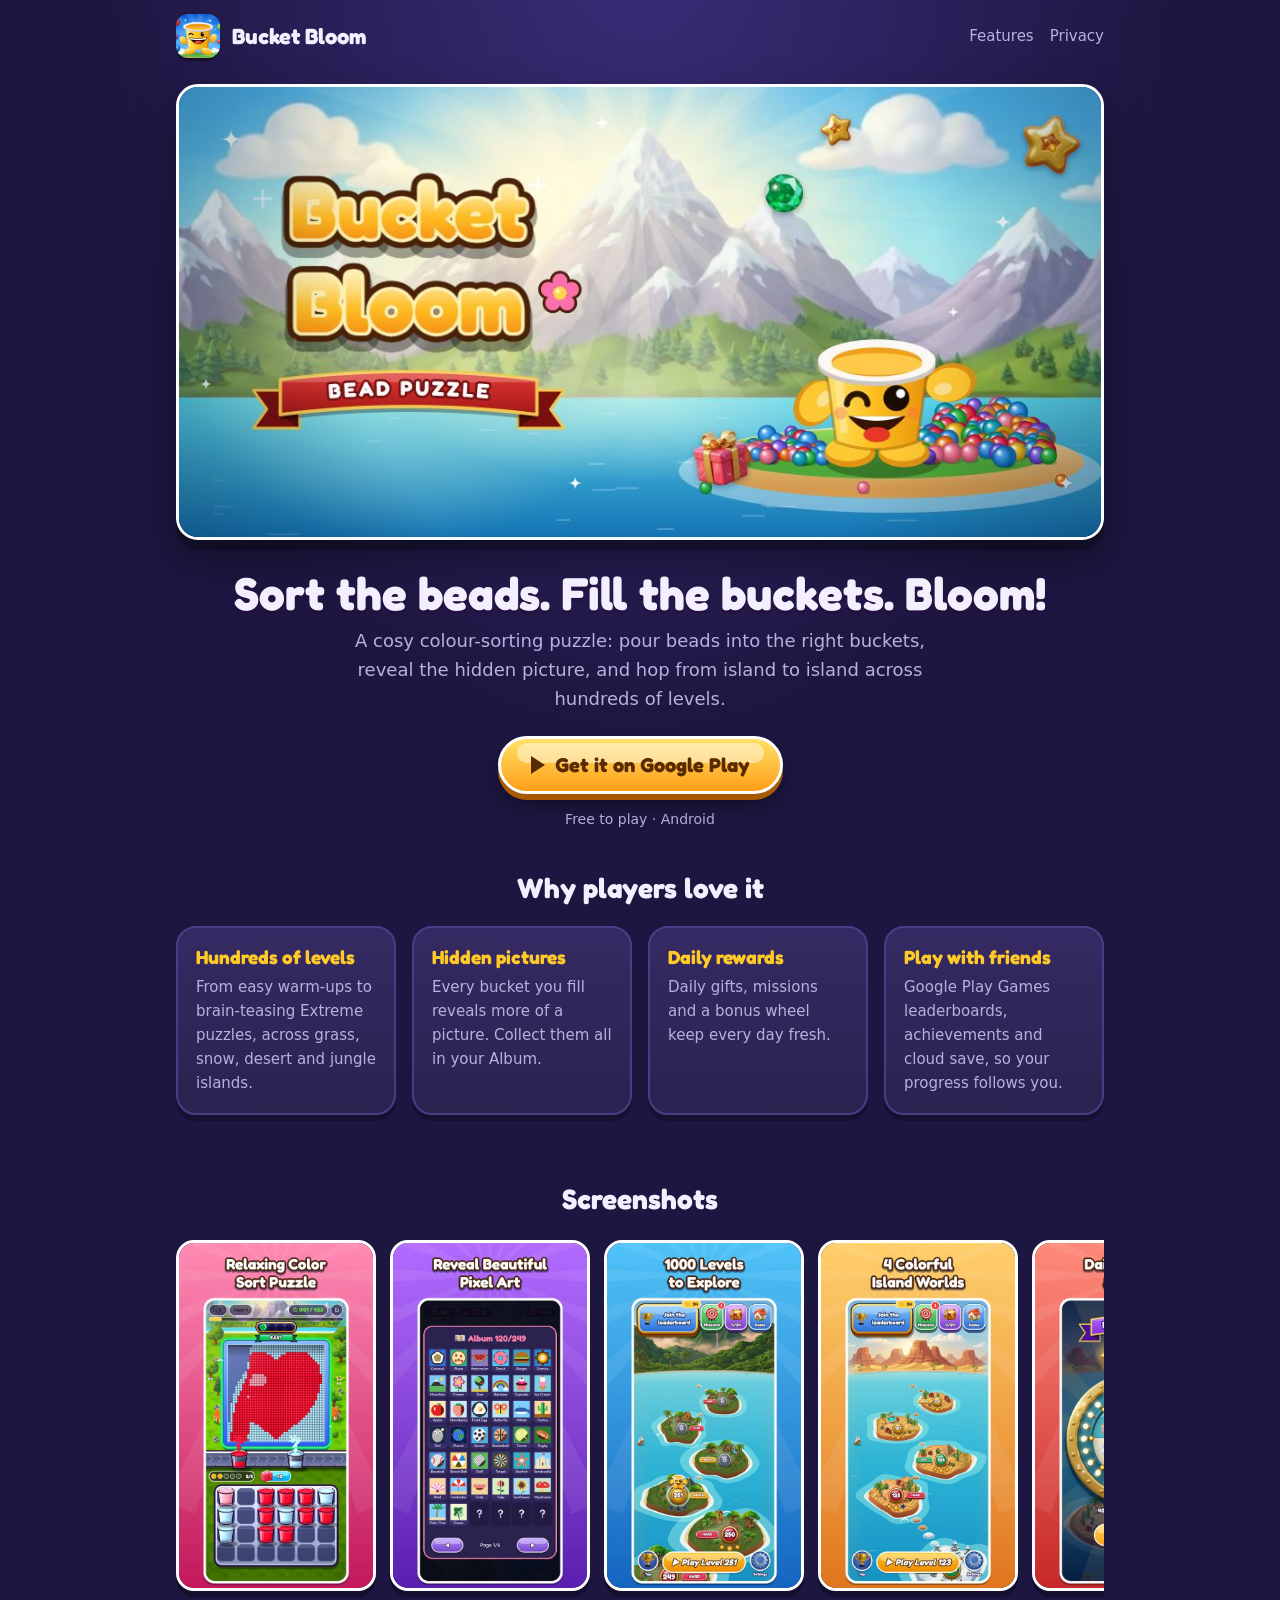
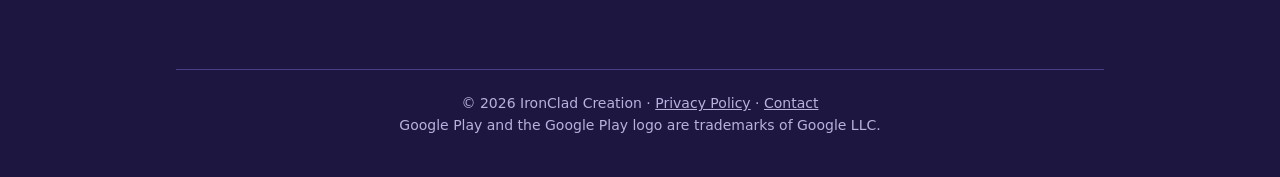
<file: index.html>
<!doctype html>
<html lang="en">
<head>
<meta charset="utf-8">
<meta name="viewport" content="width=device-width,initial-scale=1">
<title>Bucket Bloom: Bead Sort Puzzle</title>
<meta name="description" content="Bucket Bloom is a relaxing bead sort puzzle: fill colourful buckets, reveal hidden pictures and travel an island road map. Free on Google Play.">
<meta property="og:title" content="Bucket Bloom: Bead Sort Puzzle">
<meta property="og:description" content="Fill colourful buckets, reveal hidden pictures and travel the island road map. Free on Google Play.">
<meta property="og:image" content="img/banner.jpg">
<link rel="icon" href="img/icon.png">
<link rel="preconnect" href="https://fonts.googleapis.com">
<link href="https://fonts.googleapis.com/css2?family=Fredoka:wght@600;700&display=swap" rel="stylesheet">
<link rel="stylesheet" href="style.css">
</head>
<body>
<div class="wrap">
<header class="top">
  <img src="img/icon.png" alt="Bucket Bloom icon">
  <span class="brand">Bucket Bloom</span>
  <nav><a href="#features">Features</a><a href="privacy.html">Privacy</a></nav>
</header>

<div class="hero">
  <img class="banner" src="img/banner.jpg" alt="Bucket Bloom – bead sort puzzle on a mountain island">
  <h1>Sort the beads. Fill the buckets. Bloom!</h1>
  <p>A cosy colour-sorting puzzle: pour beads into the right buckets, reveal the hidden picture, and hop from island to island across hundreds of levels.</p>
  <a class="btn3d" href="https://play.google.com/store/apps/details?id=com.ironclad.bucketbloom.puzzlegame"><i class="tri"></i><span>Get it on Google Play</span></a>
  <div class="note">Free to play · Android</div>
</div>

<section id="features">
  <h2>Why players love it</h2>
  <div class="feats">
    <div class="feat"><h3>Hundreds of levels</h3><p>From easy warm-ups to brain-teasing Extreme puzzles, across grass, snow, desert and jungle islands.</p></div>
    <div class="feat"><h3>Hidden pictures</h3><p>Every bucket you fill reveals more of a picture. Collect them all in your Album.</p></div>
    <div class="feat"><h3>Daily rewards</h3><p>Daily gifts, missions and a bonus wheel keep every day fresh.</p></div>
    <div class="feat"><h3>Play with friends</h3><p>Google Play Games leaderboards, achievements and cloud save, so your progress follows you.</p></div>
  </div>
</section>

<section>
  <h2>Screenshots</h2>
  <div class="shots">
    <img src="img/shot1.jpg" alt="Filling buckets on a heart level" loading="lazy">
    <img src="img/shot2.jpg" alt="Bucket Bloom screenshot 2" loading="lazy">
    <img src="img/shot3.jpg" alt="Bucket Bloom screenshot 3" loading="lazy">
    <img src="img/shot4.jpg" alt="Bucket Bloom screenshot 4" loading="lazy">
    <img src="img/shot5.jpg" alt="Bucket Bloom screenshot 5" loading="lazy">
    <img src="img/shot6.jpg" alt="Bucket Bloom screenshot 6" loading="lazy">
  </div>
</section>

<footer>
  © 2026 IronClad Creation · <a href="privacy.html">Privacy Policy</a> · <a href="mailto:twothumbsgamingyt@gmail.com">Contact</a><br>
  Google Play and the Google Play logo are trademarks of Google LLC.
</footer>
</div>
</body>
</html>
</file>
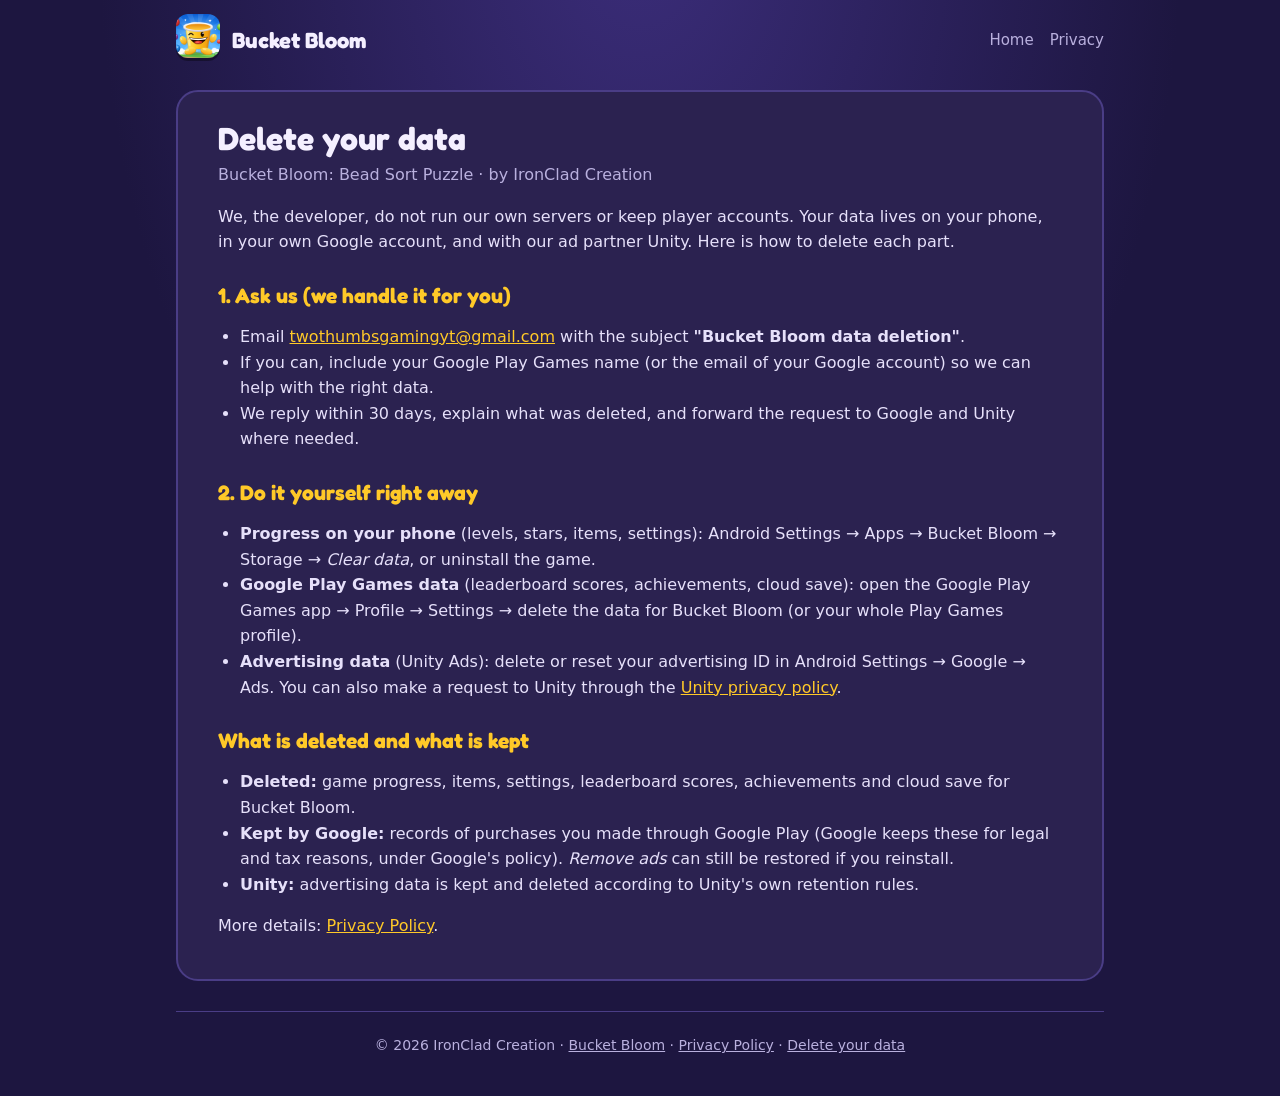
<file: delete-data.html>
<!doctype html>
<html lang="en">
<head>
<meta charset="utf-8">
<meta name="viewport" content="width=device-width,initial-scale=1">
<title>Delete Your Data – Bucket Bloom</title>
<meta name="description" content="How to delete your Bucket Bloom: Bead Sort Puzzle data (IronClad Creation).">
<link rel="icon" href="img/icon.png">
<link rel="preconnect" href="https://fonts.googleapis.com">
<link href="https://fonts.googleapis.com/css2?family=Fredoka:wght@600;700&display=swap" rel="stylesheet">
<link rel="stylesheet" href="style.css">
</head>
<body>
<div class="wrap">
<header class="top">
  <a href="index.html"><img src="img/icon.png" alt="Bucket Bloom icon"></a>
  <a class="brand" href="index.html">Bucket Bloom</a>
  <nav><a href="index.html">Home</a><a href="privacy.html">Privacy</a></nav>
</header>

<article class="doc">
<h1>Delete your data</h1>
<p class="upd">Bucket Bloom: Bead Sort Puzzle · by IronClad Creation</p>

<p>We, the developer, do not run our own servers or keep player accounts. Your data lives on your phone, in your own Google account, and with our ad partner Unity. Here is how to delete each part.</p>

<h2>1. Ask us (we handle it for you)</h2>
<ul>
  <li>Email <a href="mailto:twothumbsgamingyt@gmail.com?subject=Bucket%20Bloom%20data%20deletion">twothumbsgamingyt@gmail.com</a> with the subject <strong>"Bucket Bloom data deletion"</strong>.</li>
  <li>If you can, include your Google Play Games name (or the email of your Google account) so we can help with the right data.</li>
  <li>We reply within 30 days, explain what was deleted, and forward the request to Google and Unity where needed.</li>
</ul>

<h2>2. Do it yourself right away</h2>
<ul>
  <li><strong>Progress on your phone</strong> (levels, stars, items, settings): Android Settings → Apps → Bucket Bloom → Storage → <em>Clear data</em>, or uninstall the game.</li>
  <li><strong>Google Play Games data</strong> (leaderboard scores, achievements, cloud save): open the Google Play Games app → Profile → Settings → delete the data for Bucket Bloom (or your whole Play Games profile).</li>
  <li><strong>Advertising data</strong> (Unity Ads): delete or reset your advertising ID in Android Settings → Google → Ads. You can also make a request to Unity through the <a href="https://unity.com/legal/game-player-and-app-user-privacy-policy" rel="noopener">Unity privacy policy</a>.</li>
</ul>

<h2>What is deleted and what is kept</h2>
<ul>
  <li><strong>Deleted:</strong> game progress, items, settings, leaderboard scores, achievements and cloud save for Bucket Bloom.</li>
  <li><strong>Kept by Google:</strong> records of purchases you made through Google Play (Google keeps these for legal and tax reasons, under Google's policy). <em>Remove ads</em> can still be restored if you reinstall.</li>
  <li><strong>Unity:</strong> advertising data is kept and deleted according to Unity's own retention rules.</li>
</ul>

<p>More details: <a href="privacy.html">Privacy Policy</a>.</p>
</article>

<footer>© 2026 IronClad Creation · <a href="index.html">Bucket Bloom</a> · <a href="privacy.html">Privacy Policy</a> · <a href="delete-data.html">Delete your data</a></footer>
</div>
</body>
</html>
</file>
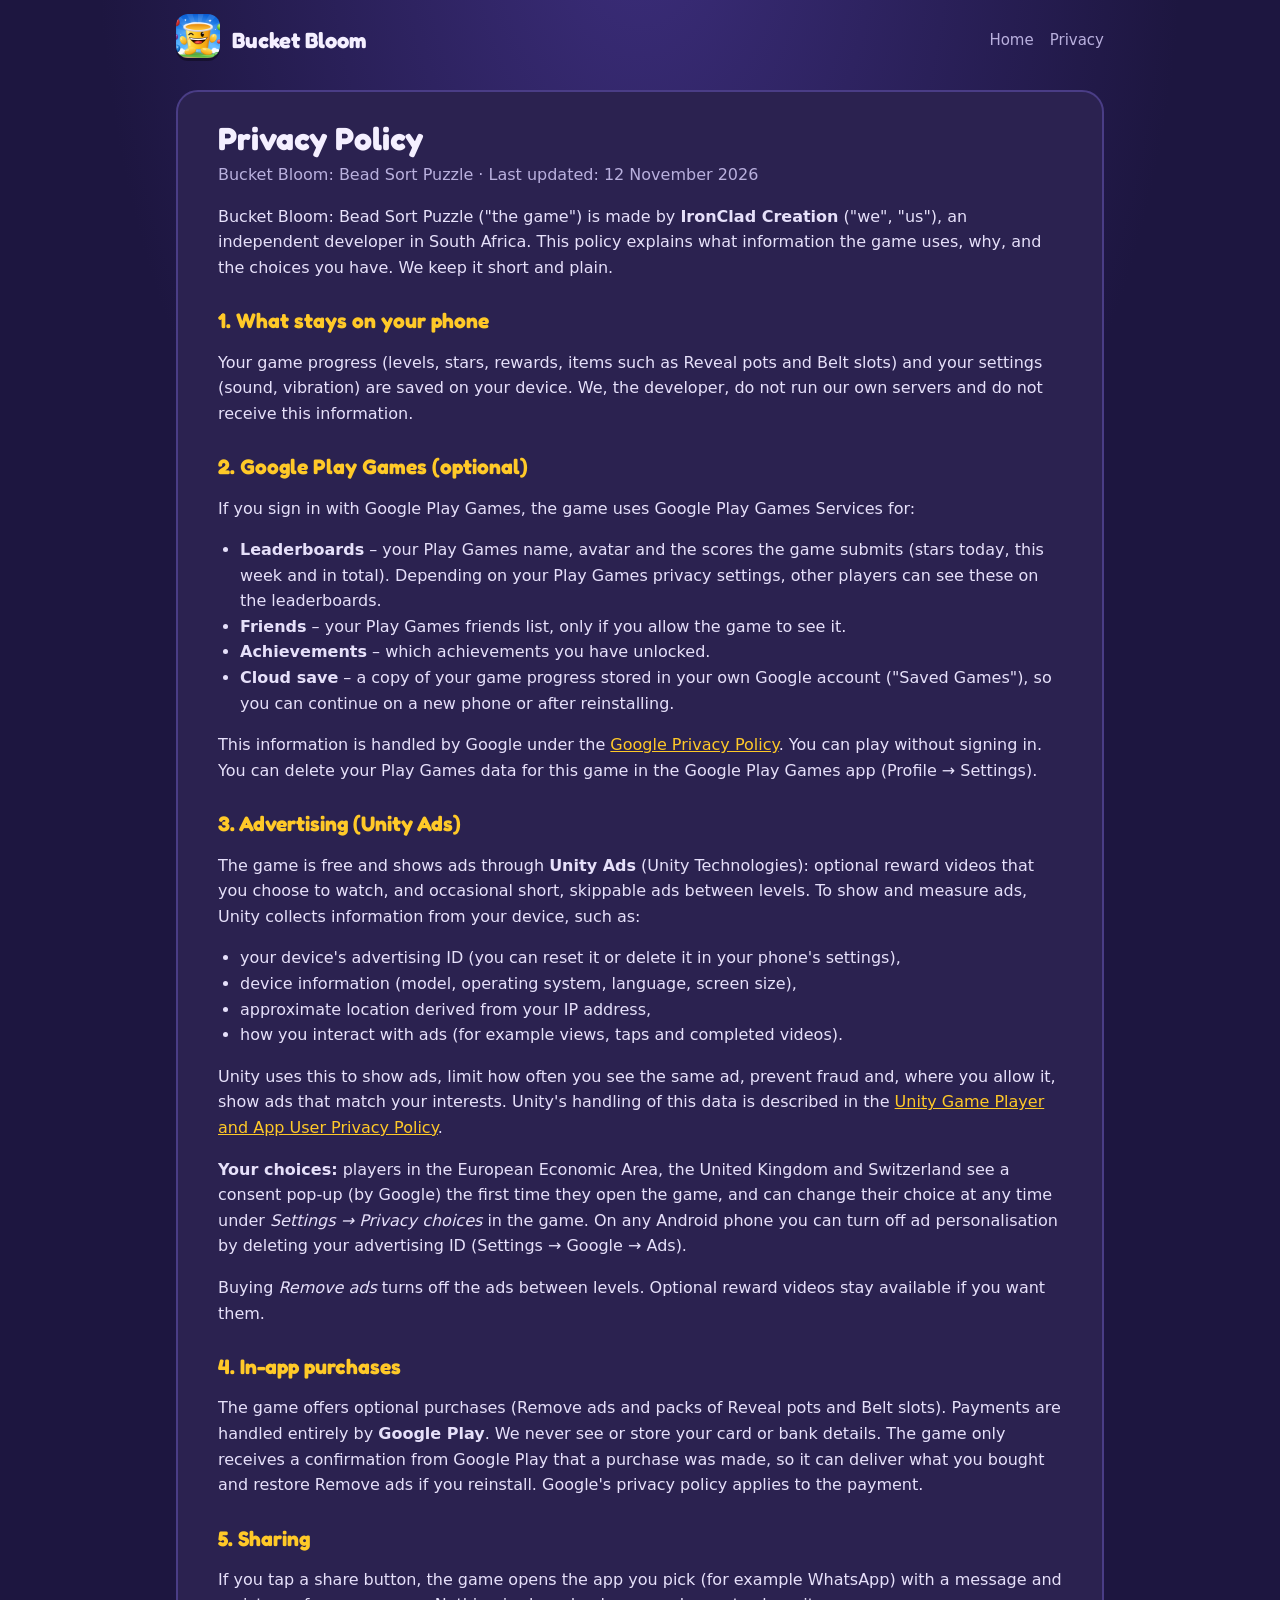
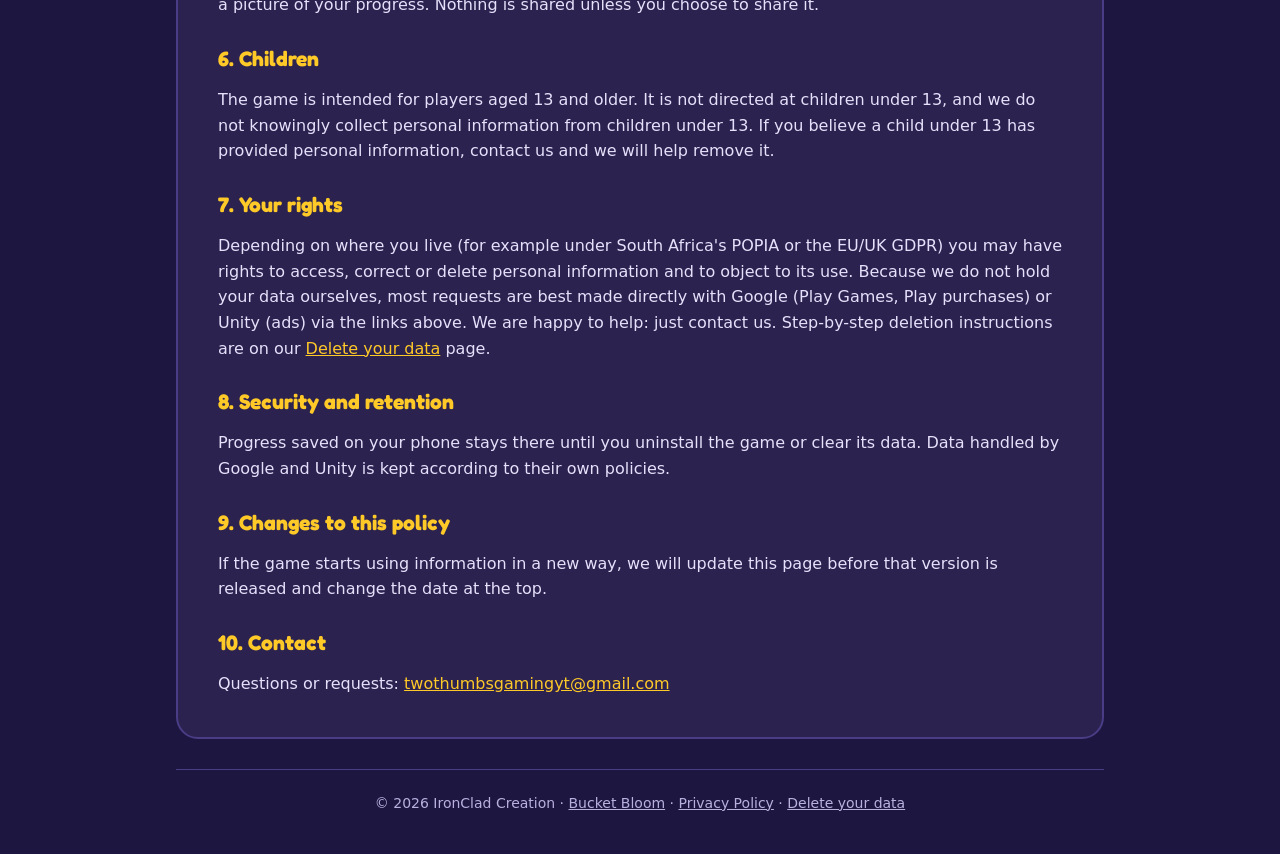
<file: privacy.html>
<!doctype html>
<html lang="en">
<head>
<meta charset="utf-8">
<meta name="viewport" content="width=device-width,initial-scale=1">
<title>Privacy Policy – Bucket Bloom</title>
<meta name="description" content="Privacy policy for Bucket Bloom: Bead Sort Puzzle by IronClad Creation.">
<link rel="icon" href="img/icon.png">
<link rel="preconnect" href="https://fonts.googleapis.com">
<link href="https://fonts.googleapis.com/css2?family=Fredoka:wght@600;700&display=swap" rel="stylesheet">
<link rel="stylesheet" href="style.css">
</head>
<body>
<div class="wrap">
<header class="top">
  <a href="index.html"><img src="img/icon.png" alt="Bucket Bloom icon"></a>
  <a class="brand" href="index.html">Bucket Bloom</a>
  <nav><a href="index.html">Home</a><a href="privacy.html">Privacy</a></nav>
</header>

<article class="doc">
<h1>Privacy Policy</h1>
<p class="upd">Bucket Bloom: Bead Sort Puzzle · Last updated: 12 November 2026</p>

<p>Bucket Bloom: Bead Sort Puzzle ("the game") is made by <strong>IronClad Creation</strong> ("we", "us"), an independent developer in South Africa. This policy explains what information the game uses, why, and the choices you have. We keep it short and plain.</p>

<h2>1. What stays on your phone</h2>
<p>Your game progress (levels, stars, rewards, items such as Reveal pots and Belt slots) and your settings (sound, vibration) are saved on your device. We, the developer, do not run our own servers and do not receive this information.</p>

<h2>2. Google Play Games (optional)</h2>
<p>If you sign in with Google Play Games, the game uses Google Play Games Services for:</p>
<ul>
  <li><strong>Leaderboards</strong> – your Play Games name, avatar and the scores the game submits (stars today, this week and in total). Depending on your Play Games privacy settings, other players can see these on the leaderboards.</li>
  <li><strong>Friends</strong> – your Play Games friends list, only if you allow the game to see it.</li>
  <li><strong>Achievements</strong> – which achievements you have unlocked.</li>
  <li><strong>Cloud save</strong> – a copy of your game progress stored in your own Google account ("Saved Games"), so you can continue on a new phone or after reinstalling.</li>
</ul>
<p>This information is handled by Google under the <a href="https://policies.google.com/privacy" rel="noopener">Google Privacy Policy</a>. You can play without signing in. You can delete your Play Games data for this game in the Google Play Games app (Profile → Settings).</p>

<h2>3. Advertising (Unity Ads)</h2>
<p>The game is free and shows ads through <strong>Unity Ads</strong> (Unity Technologies): optional reward videos that you choose to watch, and occasional short, skippable ads between levels. To show and measure ads, Unity collects information from your device, such as:</p>
<ul>
  <li>your device's advertising ID (you can reset it or delete it in your phone's settings),</li>
  <li>device information (model, operating system, language, screen size),</li>
  <li>approximate location derived from your IP address,</li>
  <li>how you interact with ads (for example views, taps and completed videos).</li>
</ul>
<p>Unity uses this to show ads, limit how often you see the same ad, prevent fraud and, where you allow it, show ads that match your interests. Unity's handling of this data is described in the <a href="https://unity.com/legal/game-player-and-app-user-privacy-policy" rel="noopener">Unity Game Player and App User Privacy Policy</a>.</p>
<p><strong>Your choices:</strong> players in the European Economic Area, the United Kingdom and Switzerland see a consent pop-up (by Google) the first time they open the game, and can change their choice at any time under <em>Settings → Privacy choices</em> in the game. On any Android phone you can turn off ad personalisation by deleting your advertising ID (Settings → Google → Ads).</p>
<p>Buying <em>Remove ads</em> turns off the ads between levels. Optional reward videos stay available if you want them.</p>

<h2>4. In-app purchases</h2>
<p>The game offers optional purchases (Remove ads and packs of Reveal pots and Belt slots). Payments are handled entirely by <strong>Google Play</strong>. We never see or store your card or bank details. The game only receives a confirmation from Google Play that a purchase was made, so it can deliver what you bought and restore Remove ads if you reinstall. Google's privacy policy applies to the payment.</p>

<h2>5. Sharing</h2>
<p>If you tap a share button, the game opens the app you pick (for example WhatsApp) with a message and a picture of your progress. Nothing is shared unless you choose to share it.</p>

<h2>6. Children</h2>
<p>The game is intended for players aged 13 and older. It is not directed at children under 13, and we do not knowingly collect personal information from children under 13. If you believe a child under 13 has provided personal information, contact us and we will help remove it.</p>

<h2>7. Your rights</h2>
<p>Depending on where you live (for example under South Africa's POPIA or the EU/UK GDPR) you may have rights to access, correct or delete personal information and to object to its use. Because we do not hold your data ourselves, most requests are best made directly with Google (Play Games, Play purchases) or Unity (ads) via the links above. We are happy to help: just contact us. Step-by-step deletion instructions are on our <a href="delete-data.html">Delete your data</a> page.</p>

<h2>8. Security and retention</h2>
<p>Progress saved on your phone stays there until you uninstall the game or clear its data. Data handled by Google and Unity is kept according to their own policies.</p>

<h2>9. Changes to this policy</h2>
<p>If the game starts using information in a new way, we will update this page before that version is released and change the date at the top.</p>

<h2>10. Contact</h2>
<p>Questions or requests: <a href="mailto:twothumbsgamingyt@gmail.com">twothumbsgamingyt@gmail.com</a></p>
</article>

<footer>© 2026 IronClad Creation · <a href="index.html">Bucket Bloom</a> · <a href="privacy.html">Privacy Policy</a> · <a href="delete-data.html">Delete your data</a></footer>
</div>
</body>
</html>
</file>
<file: style.css>
/* Bucket Bloom website – game colours, glossy 3D buttons */
:root{--bg:#1d1640;--card:#2b2250;--card2:#352a63;--line:#4a3d86;--txt:#f4efff;--mut:#b9b0de;--gold:#ffc928;--orange:#ff9f1a;--teal:#22b8cf;--purple:#9b5cff}
*{box-sizing:border-box}
html{-webkit-text-size-adjust:100%}
body{margin:0;background:radial-gradient(ellipse at 50% -10%,#3b2d7a 0,var(--bg) 60%) fixed,var(--bg);color:var(--txt);font:16px/1.6 system-ui,-apple-system,"Segoe UI",Roboto,sans-serif}
a{color:var(--gold)}
.wrap{max-width:960px;margin:0 auto;padding:0 16px}
h1,h2,h3,.brand{font-family:Fredoka,system-ui,sans-serif;font-weight:700;line-height:1.2}
header.top{display:flex;align-items:center;gap:12px;padding:14px 0}
header.top img{width:44px;height:44px;border-radius:12px;box-shadow:0 3px 0 rgba(0,0,0,.35)}
header.top .brand{font-size:22px;text-decoration:none;color:var(--txt)}
header.top nav{margin-left:auto;display:flex;gap:16px;font-size:15px}
header.top nav a{color:var(--mut);text-decoration:none}
header.top nav a:hover{color:var(--txt)}
.hero{text-align:center;padding:12px 0 8px}
.hero .banner{width:100%;border-radius:22px;border:3px solid #fff;box-shadow:0 10px 0 rgba(0,0,0,.25),0 18px 40px rgba(0,0,0,.35);display:block}
.hero h1{font-size:clamp(30px,6vw,46px);margin:26px 0 6px;text-shadow:0 3px 0 rgba(40,10,60,.6)}
.hero p{color:var(--mut);font-size:18px;max-width:620px;margin:0 auto 22px}
/* glossy 3D button: darker edge underneath, gradient face, white rim, shine */
.btn3d{position:relative;display:inline-flex;align-items:center;gap:10px;padding:14px 30px;border-radius:999px;border:3px solid #fff;
  background:linear-gradient(#ffe066,var(--orange));color:#5a2a00;font:700 20px Fredoka,system-ui,sans-serif;text-decoration:none;
  box-shadow:0 6px 0 #a85a00,0 12px 18px rgba(0,0,0,.35);transition:transform .08s,box-shadow .08s}
.btn3d::before{content:"";position:absolute;left:16px;right:16px;top:4px;height:38%;border-radius:999px;background:rgba(255,255,255,.45)}
.btn3d:active{transform:translateY(4px);box-shadow:0 2px 0 #a85a00,0 6px 10px rgba(0,0,0,.35)}
.btn3d .tri{width:0;height:0;border-left:14px solid #5a2a00;border-top:9px solid transparent;border-bottom:9px solid transparent;position:relative}
.btn3d span{position:relative}
.note{color:var(--mut);font-size:14px;margin-top:14px}
section{padding:34px 0}
h2{font-size:28px;text-align:center;margin:0 0 20px}
.feats{display:grid;grid-template-columns:repeat(auto-fit,minmax(210px,1fr));gap:16px}
.feat{background:linear-gradient(var(--card2),var(--card));border:2px solid var(--line);border-radius:20px;padding:18px;box-shadow:0 6px 0 rgba(0,0,0,.25)}
.feat h3{margin:0 0 6px;font-size:19px;color:var(--gold)}
.feat p{margin:0;color:var(--mut);font-size:15px}
.shots{display:flex;gap:14px;overflow-x:auto;padding:4px 2px 14px;scroll-snap-type:x mandatory}
.shots img{flex:0 0 auto;width:200px;border-radius:18px;border:3px solid #fff;box-shadow:0 6px 0 rgba(0,0,0,.3);scroll-snap-align:start}
footer{border-top:1px solid var(--line);margin-top:30px;padding:22px 0 40px;color:var(--mut);font-size:14px;text-align:center}
footer a{color:var(--mut)}
/* privacy page */
.doc{background:var(--card);border:2px solid var(--line);border-radius:22px;padding:24px clamp(16px,4vw,40px);margin:10px 0 0}
.doc h1{font-size:32px;margin:4px 0}
.doc h2{text-align:left;font-size:21px;margin:28px 0 8px;color:var(--gold)}
.doc p,.doc li{color:#e6e0fa}
.doc ul{padding-left:22px}
.doc .upd{color:var(--mut);margin:0 0 10px}
@media (max-width:520px){header.top nav{gap:12px;font-size:14px}.shots img{width:160px}.btn3d{font-size:18px;padding:13px 24px}}
</file>
